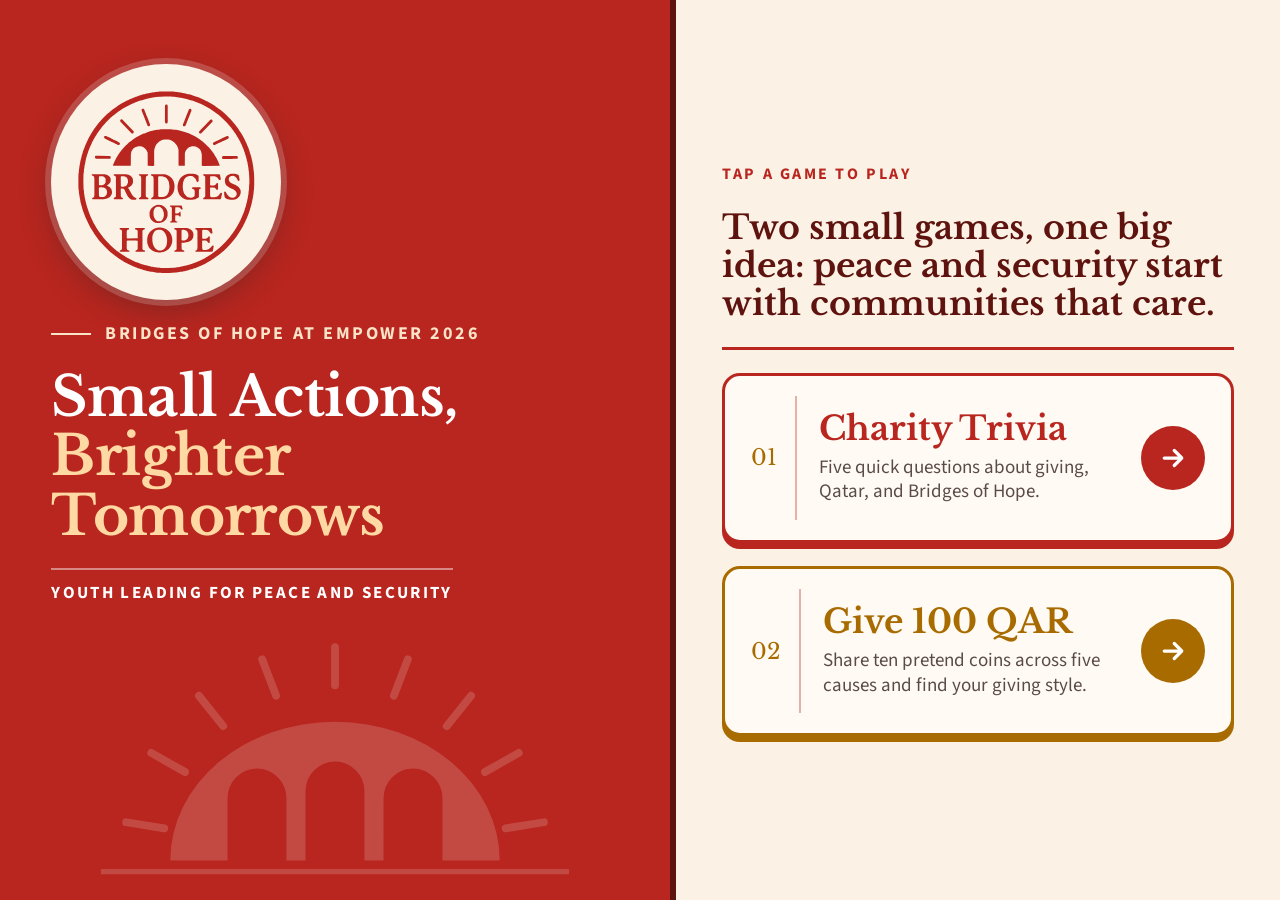
<file: index.html>
<!doctype html>
<html lang="en">
<head>
  <meta charset="utf-8">
  <meta name="viewport" content="width=device-width, initial-scale=1, maximum-scale=1, user-scalable=no, viewport-fit=cover">
  <title>Bridges of Hope at EMPOWER 2026</title>
  <meta name="description" content="Small Actions, Brighter Tomorrows. Charity Trivia and Give 100 QAR from Bridges of Hope.">
  <meta name="theme-color" content="#B8261F">
  <meta name="mobile-web-app-capable" content="yes">
  <meta name="apple-mobile-web-app-capable" content="yes">
  <meta name="apple-mobile-web-app-status-bar-style" content="black-translucent">
  <meta name="apple-mobile-web-app-title" content="Bridges of Hope">
  <link rel="manifest" href="manifest.webmanifest">
  <link rel="icon" type="image/png" href="assets/icon-192.png">
  <link rel="apple-touch-icon" href="assets/icon-180.png">
  <link rel="preconnect" href="https://fonts.googleapis.com">
  <link rel="preconnect" href="https://fonts.gstatic.com" crossorigin>
  <link rel="stylesheet" href="https://fonts.googleapis.com/css2?family=Libre+Baskerville:wght@700&family=Source+Sans+3:wght@400;600;700&display=swap">
  <link rel="stylesheet" href="css/style.css">
</head>
<body class="is-home">
  <main class="home">
    <section class="hero">
      <div class="logo-disc"><svg xmlns="http://www.w3.org/2000/svg" viewBox="117 89 790 815" role="img" aria-label="Bridges of Hope logo" width="100%" height="100%"><path fill="#B8261F" fill-rule="evenodd" d="M638 692.5 L636.75 693.75 L636.25 695.25 L636.75 697.75 L638 699 L642 700.25 L643.75 701.75 L644.75 704 L645.25 707.25 L645.5 775.25 L644.5 783.25 L642.5 786.25 L637 789.75 L636.5 790.75 L636.75 793.5 L638.25 794.5 L705.75 794.25 L710 793.25 L711.5 790 L711.25 787.75 L713.25 781.25 L713.25 778.5 L715 771.25 L715 769.25 L713.75 768 L712 767.75 L708.25 768.5 L704 774.25 L694.25 782.75 L692.5 783.75 L689.5 784.25 L686.5 785.5 L679.25 786.5 L670.25 786.25 L667.75 785 L666.5 783.5 L665.5 778 L665.5 748.25 L666.25 747 L667.5 746.5 L679.5 746.5 L683.75 747.5 L686.75 749 L691.75 755.25 L694.25 756.75 L695.75 756.5 L697.5 755.25 L698 752.25 L698 730.25 L697.5 729 L696.25 728 L694.25 728 L693.5 728.5 L690.75 732.5 L687.5 735.75 L683.25 737.5 L681 738 L667.5 738 L665.75 736.75 L665.5 703.25 L667.25 701 L670.25 700.25 L686.5 701.5 L691.75 703.5 L694.25 705.25 L702.5 715.5 L707.5 716 L709.25 714.5 L709.5 710.5 L707.25 697.5 L705.5 693.75 L703.75 692.5 Z M548 692.5 L546 694.75 L547 698 L548.5 699.25 L553 700.25 L555 702.25 L556.25 705 L556.25 782 L555 784.75 L553.25 786.5 L548.25 788.75 L546.5 791.25 L546.5 793.5 L547.5 794.25 L558 794.5 L587.75 794.25 L588.75 793.75 L589.25 792.5 L588.75 790 L587.25 788.75 L580 786 L578.5 784.5 L577.75 782.75 L577.25 756.75 L578.75 755.5 L588.75 755.5 L591.75 754.5 L598.5 754 L604 752.25 L607.5 751.75 L612.75 749 L619.25 744.5 L623.75 739.75 L624.75 736.5 L626.25 735 L627.75 729.25 L628.25 719.75 L627.25 713.75 L623.5 705.25 L616 698.5 L608 694.5 L599.5 692.5 Z M580.75 700.5 L587.5 700.5 L597 703.25 L602.5 708.25 L605.75 715.75 L606.5 720.75 L606.5 727.75 L604.25 735.75 L603 737.75 L598.75 742 L594.5 744.25 L590.25 745.5 L586 746 L579.75 745.75 L578.25 745.25 L577.25 743.75 L577.25 702.75 L578.5 701.5 Z M312.75 693.5 L312.25 694.5 L312.5 697.75 L314.25 699.25 L318.75 700 L321 702.5 L322.25 705.5 L322.25 782 L321.25 784.25 L319 786.5 L313.75 788.75 L312.75 789.75 L312.5 792.25 L313 793.5 L316.25 794.5 L353.25 794.25 L354.25 793.5 L354.75 792.5 L354.25 790.25 L351.75 788.25 L348 787.25 L344 784.25 L343 781.5 L342.5 773.75 L342.75 748.25 L343.75 747 L346.5 746.25 L381.5 746.25 L388.5 746.75 L389.75 748.5 L389.5 782.25 L388.25 784.75 L386.5 786.5 L380.25 789.5 L379.75 790.5 L380 793.5 L381.75 794.5 L418.5 794.5 L420.75 793.5 L421.25 792.5 L421 789.25 L420.25 788.5 L416.5 787.75 L413.25 786.25 L410.5 783.5 L410 782.25 L410 704.75 L411.5 702.25 L413.75 700.25 L415.25 699.5 L418 699.25 L419.25 698.25 L420 696.75 L420 694.75 L418.75 692.75 L417.25 692.25 L380 692.5 L378.75 693.75 L378.5 696.75 L379 698 L381 699.5 L384 699.5 L385.5 700.25 L388 702.5 L389.5 705 L389.75 734.75 L389.25 736 L388.25 736.75 L346.25 737 L344.25 736.75 L343 735.75 L342.5 713.25 L343.25 704 L345.75 700.5 L348 699.5 L350 699.5 L352 698 L352.5 695 L351.5 692.75 L347.25 692.25 L317 692.25 L313.75 692.75 Z M480.75 690.5 L472.75 691.5 L466.75 693.5 L464.5 693.75 L454.5 698.75 L445 706.25 L439.25 713 L434.5 721.25 L432.5 726.75 L431.5 732.5 L430.25 736.25 L430.25 753.75 L432.25 763.5 L436.75 773.5 L441.25 779.75 L445 783.75 L446.75 784.5 L448.5 786.75 L455.75 791 L466 795.25 L475 796.5 L476.75 797.25 L488.25 797.25 L491.25 796.25 L499.5 795.25 L509.25 791.25 L513.25 789 L521 783.25 L525.75 778.25 L530.25 771.75 L535.25 760.75 L537.5 750.75 L537.5 737.25 L536.5 734.5 L535.25 727.25 L531 717.25 L525.25 708.75 L520.25 703.75 L510.75 697 L504.5 694.25 L495.25 691.75 L490.75 691.5 L488 690.75 Z M477.5 699.5 L485 699.5 L489 700.25 L495.25 703 L500 706.5 L506.25 713.75 L510.25 721.25 L513.5 731 L515.5 743.25 L515.25 753.5 L514.5 755.5 L514.25 760.5 L511.5 770.5 L506.5 778.5 L502 783 L496 786.5 L490.5 788.25 L479.5 788.25 L476.75 787.5 L468.5 783.25 L464.5 779.25 L461.75 775.5 L456.5 766.75 L455.5 762.5 L454 759.25 L453.5 753.5 L452.5 750.5 L452 732.5 L454 721.75 L456 716.75 L460.75 709 L464.5 704.5 L471 701.5 Z M529 596 L528 597 L528.25 600 L529.25 601 L533 602.25 L534.75 604.25 L535.75 606.5 L535.5 660.5 L534.5 662.25 L532 664 L529.75 664.75 L528.5 666.25 L528.5 668 L529.25 669 L554 669.25 L558.5 668.5 L559.5 666.5 L559.25 665 L558 664.25 L556.25 664.25 L553.25 663.25 L551.75 662 L550.5 659.75 L550 656.75 L550.5 638.5 L551.75 637.5 L562.5 637.5 L565.25 639 L569 643.75 L571.25 644 L572.25 643.5 L573.25 641.5 L573.5 639.25 L573 623.25 L571.75 622.5 L569.75 623 L567.75 625 L567 627 L563.5 629.5 L561.5 629.5 L559.75 630.25 L551.5 630 L550 627.5 L550.5 604.75 L551.75 603.75 L554 603.25 L563.25 603.5 L566.75 604.25 L570.5 606.25 L572.25 608 L574.75 612.5 L577.5 613.5 L580.5 613.5 L581.75 612.5 L582 611.5 L579 599 L577 596.25 L573.75 595.75 Z M470 594.25 L466 596.25 L463.5 596.75 L457.25 600 L447.75 608.5 L443.75 615.75 L440.25 625.25 L440.5 641 L442.75 648.25 L445.75 654.5 L448.5 658 L455.5 664.25 L465 669.5 L468.75 670 L473.5 671.5 L483.5 671.5 L486.75 670.25 L492 669.25 L501.25 664.75 L506.25 660.5 L511.5 655 L516 645 L517.5 639.75 L517.5 624 L515.25 617.25 L510.75 608.5 L504.75 602.5 L494.75 596.25 L489.5 594.5 L485.25 593.75 L477.75 593.5 Z M472.5 601.5 L482.75 601.5 L485.25 602.5 L489.75 605.5 L495.25 611.5 L497.5 615.75 L500.5 624.25 L501.5 630.75 L501.75 638.75 L500.25 647 L496.75 655.25 L494.25 658.5 L489.75 662 L485.75 664 L476.25 664 L470.25 661.25 L464.25 655.5 L460.5 648 L458.25 642 L457.25 634 L457.25 624.25 L458.5 616.25 L462 609 L464 606.75 L468.75 603 Z M670.75 462.75 L669.5 464.25 L669.75 466 L672.75 469.25 L676.75 470.5 L678 471.75 L678.5 473.25 L678.75 552.5 L678 558.75 L676.75 560.25 L670.5 564.25 L670 565.25 L670.5 569 L671.25 569.5 L743.25 569.5 L744.5 569 L747.25 562.25 L748.25 555.5 L750.5 547.25 L750.25 544.25 L747.25 542 L746 541.75 L742.75 543.75 L740 547.75 L734.5 554 L730 557.25 L724.5 559.75 L716.25 561 L705.5 561 L702 559.5 L701 558.5 L699.5 552.75 L699.5 521 L700.5 519.5 L713.25 519.25 L718.25 519.75 L721 521.25 L726 527.5 L729.25 529 L732.25 528.5 L733 527.25 L733.5 524 L733.5 503.25 L732.75 501 L731.75 500 L729.75 499.75 L728.25 500.25 L726.75 501.5 L723.5 506.5 L718.75 509.75 L715.25 510.25 L701.5 510.25 L700.5 509.5 L699.5 507.25 L699.75 471.75 L701.25 470.5 L712.75 470.5 L719.5 471.25 L726.75 473.75 L732.25 478.5 L736.75 485.75 L741.5 487 L744.75 485.5 L745.25 484.25 L745.25 481.25 L744.25 478 L743.25 470.75 L741 463.75 L737.75 462 L672.25 462 Z M447.75 462.5 L446.25 464.5 L447.25 467.25 L450 469.25 L454.5 470.75 L456.25 473 L456.5 475.75 L457.5 478.25 L457.75 492.75 L457.5 552.5 L456 559 L454.75 560.25 L449.5 562.5 L447.75 564 L447.25 566 L448 569 L448.75 569.5 L494.75 569.5 L509.5 567 L514.5 565.5 L526.25 559.25 L534.5 551.75 L541.25 542.25 L545.25 531.75 L547 521.5 L547.25 508.75 L545 497.75 L543.25 492.5 L540 486.25 L538 483.75 L536.75 480.75 L529.75 473.75 L522.25 469 L512.75 464.75 L504.5 462.75 L495.5 462 L449 462 Z M480 471.5 L493.25 471.5 L498.5 472.25 L500.25 473.25 L505 474.5 L510.75 477.75 L514.5 481 L518.75 486.75 L521.25 491.75 L523.25 497.75 L525.25 511 L525.25 521.5 L523.25 533.75 L521.25 540.25 L516.75 548.75 L511.5 554 L505.25 557.25 L498.5 559.75 L493.5 560.25 L481.25 560 L479 558.5 L477.5 554 L477.25 474 L478.25 472.5 Z M395.75 462.5 L394.5 464 L395 466.5 L396.5 468 L400.5 469.25 L402.5 471.25 L404.5 477.5 L404.25 555.25 L403.5 558.75 L395.75 563.75 L394.75 565.75 L394.75 568.5 L397 569.5 L431 569.5 L434.25 569 L435.5 567.5 L435.25 564.5 L434.5 563.75 L427.75 561.25 L425.75 559.5 L424.5 555.75 L424 551.25 L424.5 477 L425.5 472.75 L426.5 471 L428.25 469.5 L432.5 467.5 L433.75 466.25 L434 463.75 L432.75 462.5 L431.25 462 L397.5 462 Z M288.25 462.25 L286.5 465 L287 466.5 L290.5 469.25 L294 470.75 L295.5 472.5 L296.25 475.5 L296.5 543.75 L296 558.25 L294.75 560 L292.75 561.25 L288.25 563 L287 565.5 L287.5 568.5 L289.25 569.5 L323.75 569.25 L326 568 L326.5 565.75 L325.75 564.25 L321 562 L318.25 559.25 L317.5 557.75 L317 525 L318.25 523.75 L320.75 523.5 L329.25 524.5 L332.5 527.5 L335.75 533.75 L339.5 543 L346.75 556.5 L348.75 559.5 L351 561.25 L352.25 563.5 L357.5 568 L365.25 571.5 L375.75 572 L380 571.25 L382.75 570 L384.25 567.25 L384 565.25 L382.25 564 L375.5 561.25 L372.5 559.25 L369.5 555.75 L363.5 546.5 L351.5 524.5 L348.25 521 L349.25 519.5 L354.25 517.5 L361.75 512 L367.5 504 L369.75 494 L369.5 487.75 L367.5 479 L363.5 473 L357 467.75 L350.5 464.5 L344 463.5 L341 462.5 L333.25 462 Z M318.75 471.5 L329.5 471.25 L335 472 L340.25 474.5 L345.5 480.25 L347.5 487.5 L348.25 498 L346.5 501.25 L345.25 505.5 L340.75 511.5 L337 513.75 L328 515.75 L320 515.75 L318.75 515.25 L317.5 513.5 L317 475.25 L317.5 473 Z M193.5 462.5 L192.5 464.5 L194.75 468 L196.5 469.25 L200 470.25 L202 472.25 L203.5 475.5 L203.5 478.25 L204.25 480.5 L204.25 551.5 L203 559 L201.5 560.5 L195.75 564 L194.75 566 L194.75 568.75 L196 569.5 L244.75 569.25 L248.75 568 L254.5 567.5 L260.75 565.25 L270.5 559.5 L276 552.25 L279.5 543.25 L279.5 537 L278 528.75 L275.75 524.5 L270.5 518.25 L265.5 515 L258.75 512 L258 511.25 L258 510.25 L265.25 505.75 L271.25 499.25 L271.75 497 L273.25 495 L274 489.25 L274 482.5 L271.5 475.5 L267.25 471 L261.5 466.75 L256.75 464.25 L251.5 463.75 L248.25 462.5 L242 462 L197 462 Z M225.25 518.75 L232.75 518.5 L243.5 519.5 L250.75 522.5 L255.75 528 L258.25 535.5 L258.25 542.5 L255.5 551.5 L250.25 556.75 L244.75 559.5 L240.5 560.25 L229.25 560.25 L226.75 559.25 L224.75 557 L223.75 552.75 L223.5 522 L223.75 520.25 Z M225.25 471.25 L228.75 470.5 L235.25 470.5 L237.5 471.25 L241 471.25 L246 473.75 L251.5 480 L252.25 483.5 L252.25 496.25 L251.75 498 L249 502.75 L246.25 505.5 L241.25 508.5 L236.5 509.5 L229.25 509.75 L225.5 509.5 L223.75 507.5 L223.5 477.25 L223.75 473 Z M806.5 460.5 L800.5 460 L789 460.5 L784.75 461.5 L783.5 462.5 L777.75 464.25 L773.75 467 L768.25 472.5 L764.5 479.75 L763.5 483.5 L762.75 490 L763.5 498.25 L765.75 504.75 L769.25 510.25 L772.5 513.25 L778.5 517.5 L785.25 521.25 L800.25 528 L804 530.5 L809.25 535.5 L812.5 541.25 L813.5 546.75 L813.25 549.25 L811 554.75 L806.5 559.75 L802 562 L797 563.25 L792.75 563.25 L785.25 561 L780.5 557.5 L774.25 551.25 L768.5 542.75 L767.25 539 L765.5 537 L762.25 536.5 L760 538 L759.5 539.25 L759.75 547.75 L761.5 559.25 L763.25 563 L769.5 567.25 L775.5 569.5 L785.75 572 L799.5 572 L809.5 569.25 L815.25 566 L823.25 558.75 L827.25 552.25 L830 544.75 L830.5 539.75 L830.25 532.5 L829.25 528.75 L824.75 520.75 L820.25 516 L815.5 512.25 L811.75 510.75 L809 508.75 L800.5 505.5 L799 504.25 L791.25 500.75 L784.75 496.5 L783 494.5 L779.5 487.25 L779.5 482.25 L780.25 478.25 L782.5 474.25 L784.75 471.75 L790.5 469.5 L798.5 469 L803.5 470.5 L808.75 474 L811.75 477.25 L814.75 481.75 L818.25 489 L820.75 491.25 L823.75 490.5 L825.5 488 L825.5 482.5 L824.25 479 L823.5 470.5 L822.5 467.25 L819 464.5 L816.75 464 L814.5 462.5 L808.75 461.5 Z M643 464.25 L641 464 L638.25 462.5 L627 460.25 L608.75 460.25 L600.75 461.5 L598.75 462.5 L592 464.25 L585.75 467.5 L576.75 474 L570.5 481.25 L564.5 493.25 L561.5 503.75 L560.25 510.75 L560.25 527 L561.25 529 L561.5 532.5 L562.75 537.25 L564 539.75 L564.5 543 L569.75 552.5 L577 560.25 L583.5 565 L592.5 569.25 L597.5 570.25 L600.75 571.5 L622.25 572 L636.25 569.25 L646 564.5 L651.5 560.5 L651.75 529.5 L653 526.75 L658 524.75 L659.25 523.5 L659.5 521 L658.25 519 L655.25 518.25 L625 518.25 L622.5 520 L622 522.5 L622.75 524 L629.75 526.75 L632.25 529.5 L633.75 536.25 L633.5 552.75 L632.25 556.5 L630.25 559.25 L623.5 562.25 L618.5 562.75 L609.75 562.25 L604.25 560.5 L598.25 556.25 L591.75 549.5 L587.75 543.25 L585.5 536.75 L583.25 527.5 L583.25 524 L582.5 521 L582.5 507.5 L583.25 504.75 L584 496.5 L588.5 485 L591.5 480.25 L596.25 475.5 L605.5 470.5 L610.75 469.5 L617.75 469.5 L622.5 470.25 L627.75 472.75 L636.25 480.75 L637 482.75 L639.5 486.25 L640.75 490.5 L643 494 L645.25 495.5 L646.75 495.5 L648.75 494.5 L650.25 490.25 L650.25 471 L649.5 468.75 L648.25 467.5 Z M818.25 389.25 L816.25 385.5 L814.5 384.25 L758.75 384.25 L755.25 384.75 L753 385.75 L750.75 388.75 L750.25 392.75 L752 395.75 L756.75 397.5 L792.5 397.25 L800.25 396.5 L814 396.5 L815.75 395.75 L818.25 392.5 Z M206.25 388.5 L206.5 391 L209 395 L215 395.75 L267.75 396.5 L271 396.25 L273.5 393.75 L274.5 391.5 L274.25 388.25 L271.5 384.5 L265.75 384 L222.75 383.25 L209.75 383.5 L207.5 385.25 Z M779.25 302.5 L778.25 301 L774.75 298.75 L772 298.75 L758 305.5 L752.75 307.5 L749.5 309.5 L731.75 317.75 L729.25 319.5 L726.5 320.25 L715.75 325.5 L712.75 328 L712 329.5 L712 334.5 L713.75 336.5 L717 337.5 L719 337.5 L721.25 336 L723.75 335.5 L732 331 L751.5 322 L753.25 320.5 L756.25 319.75 L776.25 310 L779.25 307.25 Z M246.25 301.25 L245.75 305.25 L247.5 308.5 L256.25 313.5 L259.5 314.5 L269 319.75 L270.5 320 L278.5 324.25 L289.5 329 L293 331.5 L298 333.25 L300.5 335 L305.5 337.25 L310 337 L313 334.5 L313.5 330 L313.25 328.75 L312 327.25 L297.75 319.5 L289 315.75 L287 314.25 L277 309.75 L266.75 304.25 L263.5 303.25 L254 298.25 L249.5 298.25 L248 299 Z M284 423.25 L284 425.5 L285.5 426.5 L359 426.25 L360 424.25 L360.5 375.5 L361.5 372.75 L361.5 370.5 L362.5 366.5 L364.5 361.75 L369.25 354.5 L372.5 351.25 L379 346.75 L385 344.25 L390 343.5 L392.75 342.5 L401 342.5 L407.75 344 L414 346.75 L421 351.75 L424.75 356 L428 360.75 L430.5 366.75 L431.75 368.5 L432.25 373.25 L432.5 425.75 L433.5 426.5 L452.5 426.75 L459.5 426.25 L460.25 425.5 L460 364.25 L461.5 353 L465.25 342.25 L468.5 336.5 L473 331 L478.5 325.5 L485 320.5 L497 315 L504.5 313.5 L515 313.25 L519.5 313.5 L527.75 315.25 L539.5 320.75 L545.5 325.5 L556 336.75 L559.5 343.5 L563.5 354 L564.25 359.75 L564.5 425.25 L565.75 426.5 L590.5 426.5 L591.25 426 L591.5 373.75 L592.25 368.25 L593.25 367 L595.75 360.75 L602.5 352 L604.75 350.75 L608.75 347.25 L615.25 344.25 L622.25 342.5 L632 342.5 L633.75 343.25 L638.5 343.75 L641 345.5 L644.25 346.5 L652 352.25 L656.5 357 L660.5 364.25 L663.25 374.25 L664 380.5 L663.75 420.5 L664 425 L664.5 426 L670.25 426.75 L739 426.5 L740.25 425.5 L740.25 422.75 L736.25 414.5 L735.5 411.25 L725.5 390.75 L720.25 383 L717.75 378 L708.75 365 L693 346.25 L689.75 343.5 L682.75 336 L666.25 321.25 L660 317.25 L654.5 312.75 L638.25 302.25 L627.5 297 L623 294 L620.75 293.5 L610.5 288.5 L591 281.25 L576 277.25 L574.75 276.5 L571.5 276.25 L564.5 274.25 L557 273.25 L555.5 272.5 L545 271.75 L540 270.5 L528.75 269.75 L511.5 269.5 L488.75 270.25 L479 271.75 L471.25 272.25 L468.5 273.25 L459.5 274.5 L453 276.5 L446.25 277.75 L436.75 280.75 L435 281.75 L430.75 282.5 L418.75 287.5 L415 288.5 L401.75 294.5 L383.5 304.5 L369 314 L363 319 L353 326 L342.5 336 L340.5 337.25 L330.5 347.5 L320.25 359.5 L310.5 372.75 L306.5 379.25 L304.75 381 L303.5 384 L299.5 390 L288.5 412 L287.75 415 L286.5 416.75 Z M707 228.25 L703.25 227.75 L699.25 230.25 L692.5 237.5 L688.5 241 L687.5 243 L657.25 274 L652 281 L652 283.75 L654 287.25 L655.25 287.75 L660.25 287.75 L661.75 287 L708.5 239.25 L710.25 236 L710.25 233 L708.5 229.75 Z M317.25 228.5 L314.75 231.75 L314.5 234.75 L316.75 238.5 L319.25 240.5 L321 243.5 L363 287 L364.75 287.75 L369.5 287.5 L372 284.5 L373 281.25 L372 278.75 L367 272.75 L324.75 228.75 L322.5 227.5 L320.75 227.25 Z M616.25 182.25 L612 182.25 L611 182.75 L608 186.5 L606.75 191 L596.5 215.75 L595.75 218.75 L592.25 225.75 L591.5 229.25 L590.5 230.75 L589.5 234.5 L583.5 248.75 L583.5 254.5 L585.5 256.75 L588.25 257.5 L590.75 257.5 L593.25 255.75 L597.25 247.25 L601.25 236.25 L615.5 201.5 L616.25 198.25 L619.25 192.25 L619.75 190.25 L619.5 186.25 L618.25 183.75 Z M409.25 182.25 L406.75 184.5 L406.5 191 L410.25 199 L412.5 206.25 L414.25 209.25 L416.25 215.75 L418 218.75 L420.5 226.25 L432 254.5 L434.5 256.75 L438 257.25 L441.5 255.25 L442.5 252.25 L442.25 247.75 L440.25 243.75 L439.5 240.5 L438.25 238.5 L433.5 225.25 L432 222.75 L431.5 219.75 L426.25 208.5 L423.25 199 L421.25 195.5 L418 186.5 L416 183 L414.75 182 Z M511.75 164 L508.75 165.5 L506.25 169 L506.25 239.25 L508 243.25 L509.25 244.5 L511.25 245.25 L514.25 245.25 L516.75 243.5 L518.25 239.25 L518 169 L516.25 165.5 L514.5 164.25 Z M482.25 108.5 L478.5 109.75 L464.25 110.5 L461.5 111.5 L450 112.5 L447.75 113.5 L440 114.5 L436.5 115.75 L429.75 116.5 L428.25 117.25 L421.75 118.5 L419 119.75 L413.5 120.5 L411.5 121.5 L401 124.25 L398.5 125.5 L396.25 125.75 L392.25 127.5 L388.25 128.25 L384.25 130.25 L382 130.5 L361.5 139.25 L357.5 140.5 L354.5 142.25 L353 142.5 L350.5 144.25 L344.25 146.75 L318.25 161 L306.25 168.5 L296.75 175.25 L294.5 176.25 L290.75 179.5 L288.5 180.75 L287 182.5 L283.25 184.75 L280.25 187.5 L272.75 192.75 L270.25 195.5 L261.25 202.75 L245.75 217.5 L230.75 233.5 L228 237.25 L224.75 240.25 L223.5 242.5 L219 247.5 L202.25 270 L192.75 284.75 L191.5 287.75 L188.5 291.75 L185.25 298.25 L182.5 302.25 L176.25 314.25 L175 318.25 L172.75 322 L166.5 335.75 L155.25 365.5 L153.5 372.75 L149.5 384.5 L149.25 387.5 L146.5 396.75 L145.5 402.75 L144.25 406 L143.5 413.25 L142.25 416.75 L141.5 423.5 L140.25 427.5 L139.5 436.25 L138.5 440.5 L137.75 452.25 L136.25 461 L135.75 473.75 L135.75 511.25 L136.25 526 L137.25 529.5 L138.25 543 L140.5 555.25 L140.5 558.25 L141.5 560.5 L141.75 565.25 L143.5 571.75 L144.5 579.75 L148.5 595.5 L151.5 604.5 L152.5 610 L156.5 622.25 L159.5 629.25 L162.5 638.25 L164 640.75 L165.75 646.5 L176 668.25 L176.5 670.5 L178.5 673 L187.5 691 L190.25 694.5 L193.75 701.5 L201.5 713.25 L202 714.75 L224.5 745.75 L249.25 773.25 L271 793.75 L293 811.75 L310.5 824 L319.5 829.5 L321.25 831.25 L323.5 832 L330.25 836.5 L358.5 851.25 L361.75 852.25 L365 854.25 L370 856 L372 857.25 L378.75 859.5 L381.75 861.25 L385.25 862 L387.75 863.5 L391.25 864.25 L405.75 869.5 L414.25 871.75 L418.25 873.5 L423.75 874.25 L425.75 875.25 L430.75 876 L434.5 877.25 L436.75 877.25 L444.75 879.5 L451.75 880 L456 881.25 L463.5 882 L471 883.5 L487.25 884.25 L494 885.25 L527.25 885.5 L536 884.25 L554.75 883.25 L560.5 882 L568.25 881.25 L571.25 880.25 L579 879.5 L587.75 877.25 L590.25 877.25 L593 876 L598.25 875.25 L600.5 874.25 L606.5 873.5 L609 872.25 L617.75 869.5 L622.75 868.5 L628 866.25 L638 863.25 L646.25 859.25 L658 854.75 L678.5 845 L694.5 836.25 L700 832.5 L703 831.25 L704.75 829.5 L713.75 824.25 L741.75 803.75 L745 800.25 L747.5 799 L749.75 796.5 L757.25 790.5 L772.5 776 L784.75 763.25 L796.5 749 L799.25 746.5 L812.75 728.75 L832 699 L840.75 683.5 L843.25 677.75 L847.25 671.5 L848.25 668 L852 660.75 L853.25 657 L858.25 646.5 L860 641 L861.5 638.5 L869.25 617 L877.25 589 L877.25 587 L879.25 580.25 L880.25 572.75 L882.25 565 L882.25 562 L883.5 558.75 L883.5 555.25 L885.25 546 L886.5 530.5 L887.5 526.25 L887.75 513.5 L888.25 511.25 L888.25 480 L887.5 459.75 L883.25 424.5 L882 420 L881.5 413 L880.25 409.75 L879.25 402.75 L878.25 400.25 L877.5 395 L875.5 389 L875.25 386.5 L870.25 371.5 L868.25 363.5 L863.25 349.25 L859.25 340.5 L855.5 330.5 L848.5 316.5 L847.5 313.5 L833.5 288.5 L832 287 L829.75 282.25 L827.75 280 L818.5 265.75 L805.25 248.25 L788 228 L768.75 208.75 L756.25 197.25 L754 196 L750.5 192.25 L746.5 189.75 L743.25 186.5 L733 179.5 L729.5 176.5 L724 173.25 L721.25 170.75 L705.25 160.75 L690 152.5 L687 150.25 L684.25 149.5 L677 145.5 L672.25 143.75 L671 142.5 L667.5 141.5 L662 138.5 L657.5 137.25 L655 135.5 L642.5 130.75 L639.5 130.25 L635.75 128.25 L625.5 125.5 L617.5 122.5 L610.5 120.5 L604.25 119.5 L602.5 118.5 L597 117.5 L594.5 116.5 L588 115.75 L583 114.25 L577.25 113.75 L574 112.5 L562.75 111.5 L559.5 110.5 L545.5 109.75 L543 108.5 L528.25 108.25 L525.5 107.75 Z M505.5 129.5 L530 129.75 L541.75 131.25 L548.5 131.25 L551.25 132 L558 132.5 L560.25 133.25 L565.5 133.5 L572.75 135.25 L581 136.25 L583.5 137.25 L599 140.25 L602 141.5 L606.25 142 L608.75 143.5 L613.25 144.25 L615.25 145.25 L626.25 148.25 L638.5 153.25 L642.75 154.25 L649.5 157.5 L658.75 161 L671.75 167.25 L685.5 174.5 L692.75 179.25 L699 182.5 L718.75 195.5 L733.5 207 L735.5 208 L738.75 211.5 L742.75 214.25 L745.75 217.5 L748.5 219.25 L768.25 239.25 L771.5 242 L779.5 251.5 L782.75 254.5 L784.75 257.75 L787.5 260.5 L791.25 266 L799.25 275.75 L800.5 278.25 L802.25 280 L803.5 282.5 L808.5 289 L811 293.75 L813.75 297.25 L816.5 303 L818.25 305 L827.25 321.25 L836.5 340.75 L838.25 346 L841.5 352.25 L846.5 367.25 L847.75 369 L848.25 373 L850.25 377.75 L851.25 382.5 L853.5 388.5 L854.5 393.75 L855.75 396.75 L856.5 402 L859.75 413.25 L860.25 419.75 L861.5 423.5 L862.25 430.25 L863.5 434.25 L864.25 446.25 L865.5 450.75 L867.5 483.75 L867.5 501.25 L866.25 513 L866 526.75 L864.25 537.5 L863.5 548.25 L862.5 551.75 L861.75 558.75 L860.5 562.5 L860.5 565 L858.5 573 L858 578 L856.5 581.75 L855.25 588 L854.25 590 L853.5 595 L849.75 607 L848.25 610.25 L847.5 614.75 L843.5 626 L834.75 646.5 L834.25 648.75 L832.25 651.75 L831.5 655 L829.75 657.5 L829.5 659 L825.5 666.25 L823.75 670.75 L821.75 673.25 L814.75 686.5 L813.5 687.75 L811.5 691.75 L808.5 695.75 L803 705 L800.5 707.75 L798.5 711.5 L792.5 719.75 L788.5 724.5 L787.25 726.75 L784.5 729.5 L783.25 731.75 L768 749.25 L767.5 750.5 L764 753.25 L762.25 755.75 L752.5 765 L750.5 767.75 L742 774.5 L739.25 777.75 L737 779 L734 782.25 L730.25 784.75 L728.25 787 L714.5 797.5 L709.5 800.5 L707.5 802.5 L699 808.25 L688.75 814.25 L687.25 815.75 L684.5 816.75 L675 822.5 L655 832.5 L634 841.25 L624.5 844.5 L623 845.5 L612.75 848.25 L608.5 850.25 L605.25 850.5 L596.5 853.5 L562.25 860.25 L556.5 860.5 L554.25 861.25 L545.5 862.25 L519 864 L488.25 863.25 L485.25 862.5 L470.5 861.5 L466.25 860.25 L461.5 860.25 L456.5 859.5 L453.75 858.5 L448 858 L442.75 856.5 L436.5 855.5 L430.75 853.5 L424 852.25 L412.5 848.5 L407.75 847.5 L396.5 843.75 L392 841.5 L381 837.5 L365 830.25 L362 828.25 L354.5 825 L350.25 822.25 L347.75 821.5 L340 816.5 L337 815.5 L335.25 813.75 L322.5 806 L318.25 802.5 L313.25 799.75 L309 796 L304.5 793.5 L298 788.5 L295 785.25 L291.75 783.25 L274 767.25 L269 761.75 L257.5 750.75 L255.5 747.75 L243.75 735 L236.5 725 L233.75 722.25 L232.75 720.25 L222.5 706.75 L212 690.25 L205 677.5 L202.25 674 L200 668.5 L192.5 654.25 L191.5 650.75 L187.5 642.75 L183.25 631.25 L181.25 627.5 L177.25 614.75 L176 612.25 L175.5 608.75 L174 606.25 L173.5 603.25 L169.25 590.25 L163.5 564.75 L163.25 560.75 L162.25 559 L161.25 548.75 L160 543.5 L159.5 533.25 L158 526.75 L157 495.25 L157.5 466 L158.5 455 L159.25 452.5 L160 441.25 L161.25 435.75 L162.25 425 L163.25 422.5 L168.25 396.5 L178.25 364.25 L186.25 343.75 L191.25 334 L194.5 326 L203.75 308.5 L207.25 303.5 L210.25 297.25 L212.25 295 L215.5 289 L220.25 283 L225.25 275 L233.25 265.25 L234.75 262.5 L245.75 249.5 L248.25 247.25 L252.25 242 L274.5 220 L277.75 217.75 L282 213.5 L284.5 212 L288.5 208 L290.25 207.25 L296 202.25 L299.5 200.25 L301.75 198 L309 192.75 L312.75 190.75 L324.75 182.5 L331 179.25 L338.25 174.5 L357.25 164.5 L361.5 163.25 L368.25 159.5 L374.75 157.25 L380 154.5 L387 152.5 L397.5 148.25 L408.5 145.25 L410.5 144.25 L415 143.5 L417.25 142.25 L422.75 141.25 L428 139.5 L431.25 139.25 L433 138.25 L459.75 133.25 L463 133.25 L466 132.25 L483.25 131.25 L487.75 130.25 Z"/></svg></div>
      <p class="eyebrow">Bridges of Hope at EMPOWER 2026</p>
      <h1>Small Actions, <em>Brighter Tomorrows</em></h1>
      <p class="hero-theme">Youth Leading for Peace and Security</p>

      <svg class="hero-art" viewBox="0 0 600 300" aria-hidden="true" focusable="false">
        <g stroke="currentColor" stroke-width="9" stroke-linecap="round" fill="none">
          <line x1="103" y1="215" x2="59" y2="208"/>
          <line x1="127" y1="150" x2="88" y2="128"/>
          <line x1="171" y1="97" x2="143" y2="62"/>
          <line x1="232" y1="62" x2="216" y2="20"/>
          <line x1="300" y1="50" x2="300" y2="6"/>
          <line x1="368" y1="62" x2="384" y2="20"/>
          <line x1="429" y1="97" x2="457" y2="62"/>
          <line x1="473" y1="150" x2="512" y2="128"/>
          <line x1="497" y1="215" x2="541" y2="208"/>
        </g>
        <path fill="currentColor" fill-rule="evenodd" d="M110 252 A190 160 0 0 1 490 252 Z M176 252 V180 A34 34 0 0 1 244 180 V252 Z M266 252 V172 A34 34 0 0 1 334 172 V252 Z M356 252 V180 A34 34 0 0 1 424 180 V252 Z"/>
        <rect x="30" y="262" width="540" height="6" fill="currentColor"/>
      </svg>
    </section>

    <section class="choices">
      <p class="kicker">Tap a game to play</p>
      <h2>Two small games, one big idea: peace and security start with communities that care.</h2>
      <hr class="rule rule-strong">

      <a class="choice" href="trivia.html">
        <span class="num">01</span>
        <span>
          <strong>Charity Trivia</strong>
          <small>Five quick questions about giving, Qatar, and Bridges of Hope.</small>
        </span>
        <span class="go" aria-hidden="true"><svg viewBox="0 0 24 24" fill="none" stroke="currentColor" stroke-width="2.6" stroke-linecap="round" stroke-linejoin="round"><path d="M5 12h14M13 6l6 6-6 6"/></svg></span>
      </a>

      <a class="choice gold" href="give.html">
        <span class="num">02</span>
        <span>
          <strong>Give 100 QAR</strong>
          <small>Share ten pretend coins across five causes and find your giving style.</small>
        </span>
        <span class="go" aria-hidden="true"><svg viewBox="0 0 24 24" fill="none" stroke="currentColor" stroke-width="2.6" stroke-linecap="round" stroke-linejoin="round"><path d="M5 12h14M13 6l6 6-6 6"/></svg></span>
      </a>

    </section>
  </main>
  <script src="js/app.js"></script>
</body>
</html>
</file>
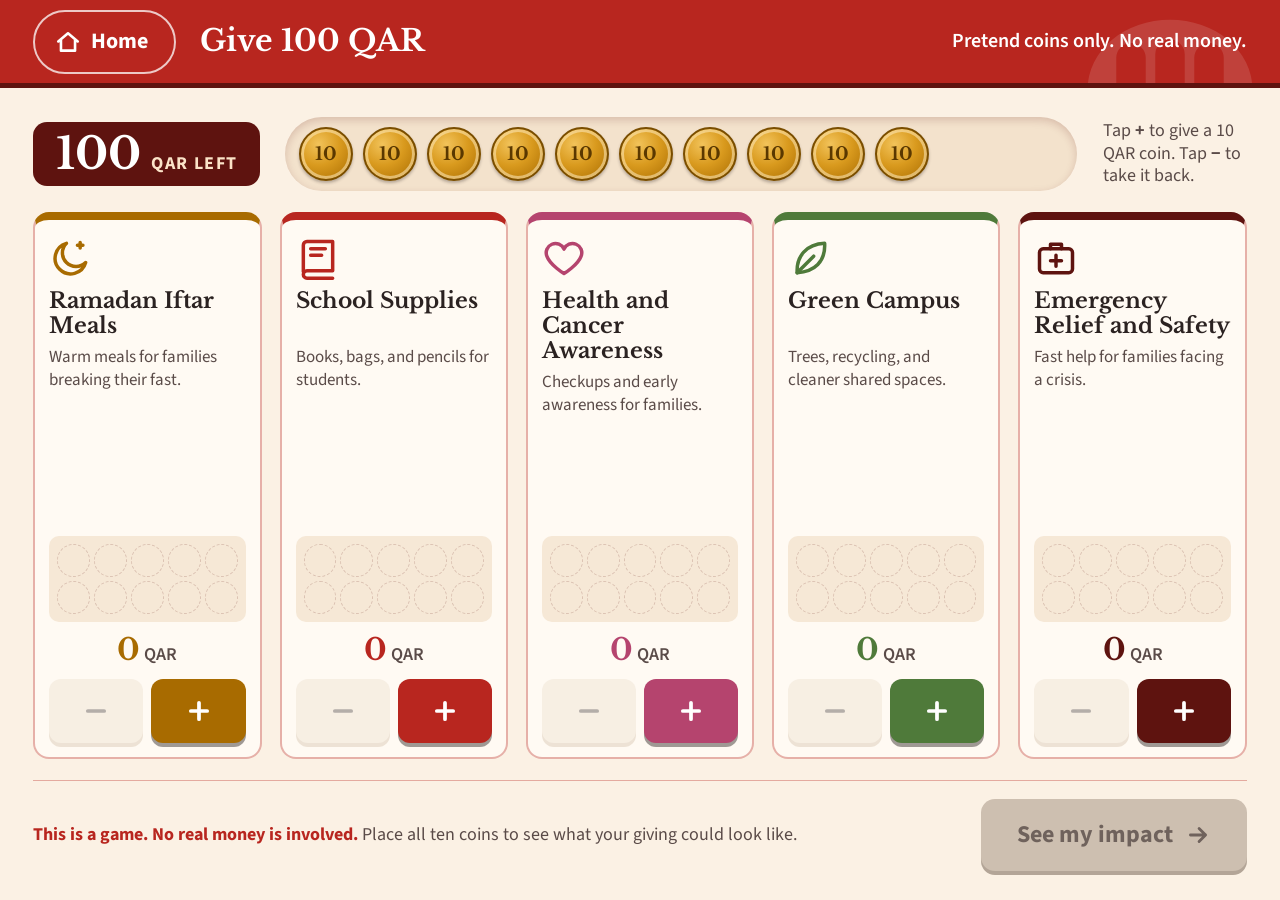
<file: give.html>
<!doctype html>
<html lang="en">
<head>
  <meta charset="utf-8">
  <meta name="viewport" content="width=device-width, initial-scale=1, maximum-scale=1, user-scalable=no, viewport-fit=cover">
  <title>Give 100 QAR | Bridges of Hope</title>
  <meta name="theme-color" content="#B8261F">
  <meta name="mobile-web-app-capable" content="yes">
  <meta name="apple-mobile-web-app-capable" content="yes">
  <meta name="apple-mobile-web-app-status-bar-style" content="black-translucent">
  <link rel="manifest" href="manifest.webmanifest">
  <link rel="icon" type="image/png" href="assets/icon-192.png">
  <link rel="apple-touch-icon" href="assets/icon-180.png">
  <link rel="preconnect" href="https://fonts.googleapis.com">
  <link rel="preconnect" href="https://fonts.gstatic.com" crossorigin>
  <link rel="stylesheet" href="https://fonts.googleapis.com/css2?family=Libre+Baskerville:wght@700&family=Source+Sans+3:wght@400;600;700&display=swap">
  <link rel="stylesheet" href="css/style.css">
</head>
<body>
  <div class="screen">
    <header class="bar">
      <a class="home-btn" href="index.html">
        <svg viewBox="0 0 24 24" fill="none" stroke="currentColor" stroke-width="2.4" stroke-linecap="round" stroke-linejoin="round" aria-hidden="true"><path d="M3 11.5 12 4l9 7.5M5.5 9.5V20h13V9.5"/></svg>
        Home
      </a>
      <h1>Give 100 QAR</h1>
      <div class="bar-meta">Pretend coins only. No real money.</div>
      <svg class="bar-arch" viewBox="0 0 600 300" aria-hidden="true"><path fill="#fff" fill-rule="evenodd" d="M110 300 A190 160 0 0 1 490 300 Z M176 300 V228 A34 34 0 0 1 244 228 V300 Z M266 300 V220 A34 34 0 0 1 334 220 V300 Z M356 300 V228 A34 34 0 0 1 424 228 V300 Z"/></svg>
    </header>

    <main class="stage">
      <section class="play" id="play">
        <div class="give-top">
          <div class="counter" aria-live="polite"><b id="left">100</b><small>QAR left</small></div>
          <div class="tray" id="tray" aria-label="Your coins"></div>
          <p class="howto">Tap <b>+</b> to give a 10 QAR coin. Tap <b>&minus;</b> to take it back.</p>
        </div>

        <div class="causes" id="causes"></div>

        <div class="give-foot">
          <p><strong>This is a game. No real money is involved.</strong> Place all ten coins to see what your giving could look like.</p>
          <button class="btn btn-gold" id="impact-btn" type="button" disabled>
            See my impact
            <svg viewBox="0 0 24 24" fill="none" stroke="currentColor" stroke-width="2.6" stroke-linecap="round" stroke-linejoin="round" aria-hidden="true"><path d="M5 12h14M13 6l6 6-6 6"/></svg>
          </button>
        </div>
      </section>

      <section class="impact" id="impact" hidden>
        <div class="donut-wrap">
          <svg class="donut" id="donut" viewBox="0 0 200 200" role="img" aria-label="Your 100 QAR split across causes"></svg>
          <ul class="legend" id="legend"></ul>
        </div>
        <div class="style-card">
          <p class="kicker">Your giving style</p>
          <h2 id="style-name"></h2>
          <p class="style-desc" id="style-desc"></p>
          <hr class="rule rule-strong">
          <div class="illus-head"><h3>How your choices build a safer, more peaceful community</h3><span class="tag">Illustrative only</span></div>
          <ul class="illus" id="illus"></ul>
          <p class="closing">Secure communities start with small actions like yours.</p>
          <div class="btn-row">
            <button class="btn" id="again-btn" type="button">
              <svg viewBox="0 0 24 24" fill="none" stroke="currentColor" stroke-width="2.6" stroke-linecap="round" stroke-linejoin="round" aria-hidden="true"><path d="M3 12a9 9 0 1 0 3-6.7M3 4v5h5"/></svg>
              Play again
            </button>
            <a class="btn btn-ghost" href="index.html">Home</a>
          </div>
        </div>
      </section>
    </main>
  </div>

  <script src="js/app.js"></script>
  <script src="js/give.js"></script>
</body>
</html>
</file>
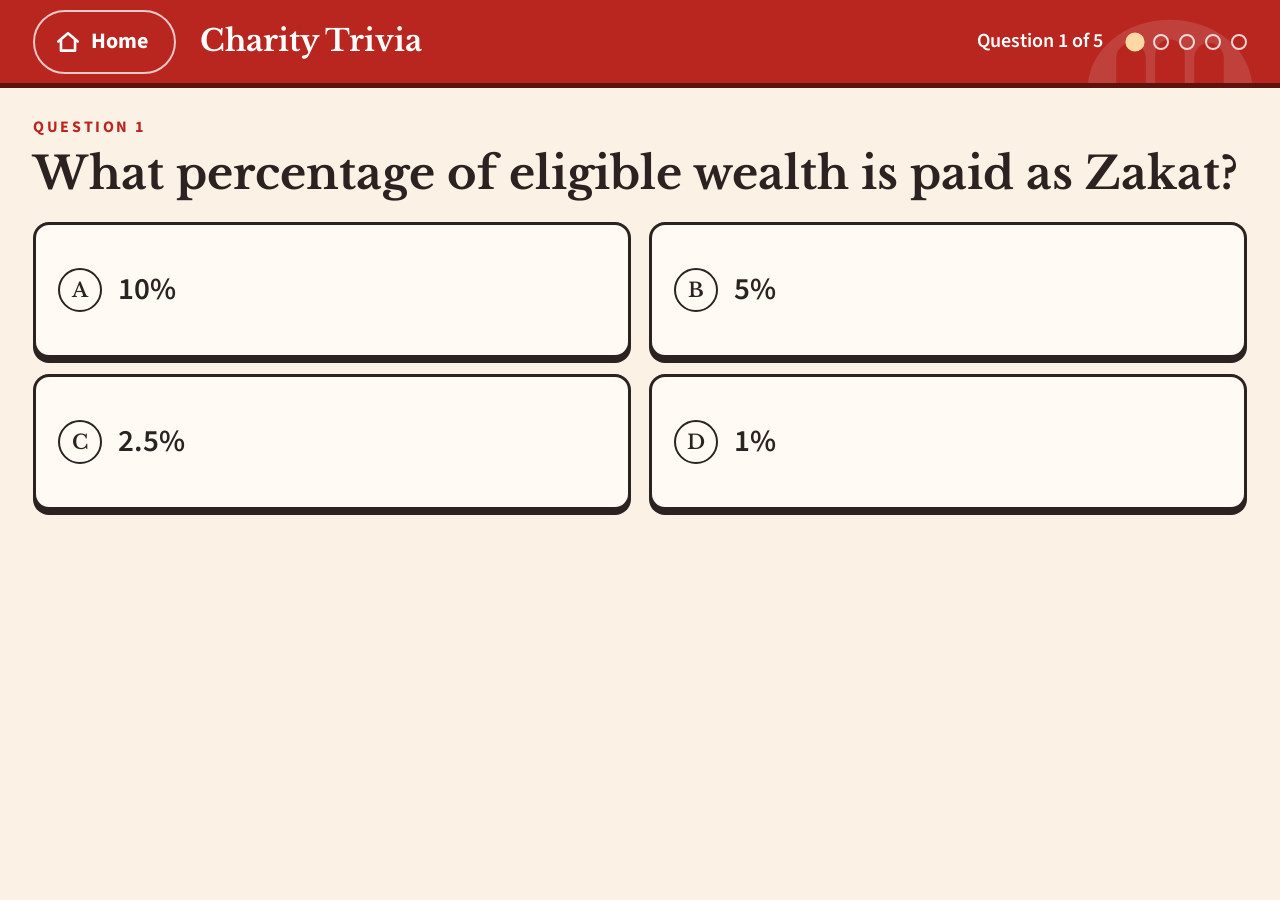
<file: trivia.html>
<!doctype html>
<html lang="en">
<head>
  <meta charset="utf-8">
  <meta name="viewport" content="width=device-width, initial-scale=1, maximum-scale=1, user-scalable=no, viewport-fit=cover">
  <title>Charity Trivia | Bridges of Hope</title>
  <meta name="theme-color" content="#B8261F">
  <meta name="mobile-web-app-capable" content="yes">
  <meta name="apple-mobile-web-app-capable" content="yes">
  <meta name="apple-mobile-web-app-status-bar-style" content="black-translucent">
  <link rel="manifest" href="manifest.webmanifest">
  <link rel="icon" type="image/png" href="assets/icon-192.png">
  <link rel="apple-touch-icon" href="assets/icon-180.png">
  <link rel="preconnect" href="https://fonts.googleapis.com">
  <link rel="preconnect" href="https://fonts.gstatic.com" crossorigin>
  <link rel="stylesheet" href="https://fonts.googleapis.com/css2?family=Libre+Baskerville:wght@700&family=Source+Sans+3:wght@400;600;700&display=swap">
  <link rel="stylesheet" href="css/style.css">
</head>
<body>
  <div class="screen">
    <header class="bar">
      <a class="home-btn" href="index.html">
        <svg viewBox="0 0 24 24" fill="none" stroke="currentColor" stroke-width="2.4" stroke-linecap="round" stroke-linejoin="round" aria-hidden="true"><path d="M3 11.5 12 4l9 7.5M5.5 9.5V20h13V9.5"/></svg>
        Home
      </a>
      <h1>Charity Trivia</h1>
      <div class="bar-meta" id="progress-text">Question 1 of 5</div>
      <div class="dots" id="dots" aria-hidden="true"></div>
      <svg class="bar-arch" viewBox="0 0 600 300" aria-hidden="true"><path fill="#fff" fill-rule="evenodd" d="M110 300 A190 160 0 0 1 490 300 Z M176 300 V228 A34 34 0 0 1 244 228 V300 Z M266 300 V220 A34 34 0 0 1 334 220 V300 Z M356 300 V228 A34 34 0 0 1 424 228 V300 Z"/></svg>
    </header>

    <main class="stage" id="stage">
      <section class="q-view" id="q-view">
        <div class="q-head">
          <p class="kicker" id="q-kicker">Question 1</p>
          <h2 class="q-text" id="q-text"></h2>
        </div>
        <div class="answers" id="answers"></div>
        <div class="feedback" id="feedback" aria-live="polite">
          <div>
            <div class="verdict" id="verdict"></div>
            <p class="fact"><strong>Did you know?</strong> <span id="fact"></span></p>
          </div>
          <button class="btn" id="next-btn" type="button">Next</button>
        </div>
      </section>

      <section class="end-view" id="end-view" hidden>
        <div class="score-disc">
          <span class="big" id="score-big">0/5</span>
          <span class="small">correct</span>
        </div>
        <div class="end-copy">
          <p class="kicker">Round complete</p>
          <h2 id="end-title"></h2>
          <hr class="rule rule-strong">
          <p id="end-msg"></p>
          <div class="btn-row">
            <button class="btn" id="again-btn" type="button">
              <svg viewBox="0 0 24 24" fill="none" stroke="currentColor" stroke-width="2.6" stroke-linecap="round" stroke-linejoin="round" aria-hidden="true"><path d="M3 12a9 9 0 1 0 3-6.7M3 4v5h5"/></svg>
              Play again
            </button>
            <a class="btn btn-ghost" href="index.html">Home</a>
          </div>
        </div>
      </section>
    </main>
  </div>

  <script src="js/app.js"></script>
  <script src="questions.js"></script>
  <script src="js/trivia.js"></script>
</body>
</html>
</file>
<file: css/style.css>
:root {
  --brick: #B8261F;
  --deep: #5E130F;
  --gold: #A86B00;
  --cream: #FBF1E4;
  --ink: #2B2221;
  --paper: #FFFAF3;
  --line: rgba(184, 38, 31, 0.35);
  --right: #2E7D32;
  --wrong: #B8261F;
  --serif: "Libre Baskerville", Georgia, "Times New Roman", serif;
  --sans: "Source Sans 3", "Segoe UI", Roboto, Arial, sans-serif;
  --bar-h: 88px;
  --gutter: clamp(20px, 2.6vw, 40px);
}

*, *::before, *::after { box-sizing: border-box; }

html, body {
  height: 100%;
  margin: 0;
  overflow: hidden;
  background: var(--cream);
  color: var(--ink);
  font-family: var(--sans);
  font-size: 20px;
  line-height: 1.35;
  -webkit-font-smoothing: antialiased;
  -webkit-tap-highlight-color: transparent;
  -webkit-user-select: none;
  user-select: none;
  -webkit-touch-callout: none;
  touch-action: manipulation;
}

h1, h2, h3 { font-family: var(--serif); font-weight: 700; margin: 0; line-height: 1.15; }
p { margin: 0; }
button { font: inherit; color: inherit; cursor: pointer; touch-action: manipulation; }
a { color: inherit; }
[hidden] { display: none !important; }

.screen {
  height: 100vh;
  height: 100dvh;
  display: flex;
  flex-direction: column;
}

/* Buttons */
.btn {
  display: inline-flex;
  align-items: center;
  justify-content: center;
  gap: 12px;
  min-height: 72px;
  min-width: 64px;
  padding: 0 36px;
  border: 0;
  border-radius: 14px;
  background: var(--brick);
  color: #fff;
  font-family: var(--sans);
  font-size: 24px;
  font-weight: 700;
  text-decoration: none;
  box-shadow: 0 4px 0 var(--deep);
  transition: transform 0.08s ease, box-shadow 0.08s ease, opacity 0.2s ease;
}
.btn:active { transform: translateY(3px); box-shadow: 0 1px 0 var(--deep); }
.btn:disabled { background: #cdbfb0; color: #6f625c; box-shadow: 0 4px 0 #b3a597; cursor: not-allowed; }
.btn-gold { background: var(--gold); box-shadow: 0 4px 0 #6b4400; }
.btn-gold:active { box-shadow: 0 1px 0 #6b4400; }
.btn-ghost { background: transparent; color: var(--brick); border: 3px solid var(--brick); box-shadow: none; }
.btn-ghost:active { background: rgba(184, 38, 31, 0.08); }
.btn svg { width: 26px; height: 26px; flex: none; }

/* Top bar on game screens */
.bar {
  flex: none;
  height: var(--bar-h);
  display: flex;
  align-items: center;
  gap: 24px;
  padding: 0 var(--gutter);
  background: var(--brick);
  color: #fff;
  border-bottom: 5px solid var(--deep);
  position: relative;
  overflow: hidden;
}
.bar h1 { font-size: 30px; white-space: nowrap; }
.bar .bar-meta { margin-left: auto; font-size: 20px; font-weight: 600; white-space: nowrap; }
.bar-arch { position: absolute; right: -20px; bottom: -6px; width: 260px; opacity: 0.12; pointer-events: none; }

.home-btn {
  display: inline-flex;
  align-items: center;
  gap: 10px;
  min-height: 64px;
  min-width: 64px;
  padding: 0 26px 0 20px;
  border: 2px solid rgba(255, 255, 255, 0.75);
  border-radius: 999px;
  color: #fff;
  font-size: 22px;
  font-weight: 700;
  text-decoration: none;
  position: relative;
  z-index: 1;
}
.home-btn { flex: none; }
.home-btn:active { background: rgba(255, 255, 255, 0.18); }
.home-btn svg { width: 26px; height: 26px; flex: none; }

.kicker {
  font-size: 16px;
  font-weight: 700;
  letter-spacing: 0.16em;
  text-transform: uppercase;
  color: var(--brick);
}

.rule { border: 0; border-top: 1.5px solid var(--line); margin: 0; }
.rule-strong { border-top: 3px solid var(--brick); }

.stage {
  flex: 1;
  min-height: 0;
  position: relative;
  padding: clamp(18px, 3.2vh, 36px) var(--gutter);
  display: flex;
  flex-direction: column;
}

/* ---------- Home ---------- */
.home {
  height: 100vh;
  height: 100dvh;
  display: grid;
  grid-template-columns: 1.12fr 1fr;
}
.hero {
  position: relative;
  overflow: hidden;
  background: var(--brick);
  color: #fff;
  padding: clamp(28px, 5vh, 56px) clamp(32px, 4vw, 60px);
  padding-bottom: calc(clamp(170px, 30vh, 260px) + 16px);
  display: flex;
  flex-direction: column;
  justify-content: center;
  gap: clamp(14px, 2.4vh, 24px);
  border-right: 6px solid var(--deep);
}
.hero > * { position: relative; z-index: 1; }
.logo-disc {
  width: clamp(150px, 26vh, 230px);
  aspect-ratio: 1;
  border-radius: 50%;
  background: var(--cream);
  padding: 4%;
  box-shadow: 0 0 0 6px rgba(255, 255, 255, 0.18), 0 10px 30px rgba(43, 34, 33, 0.35);
}
.logo-disc img, .logo-disc svg { width: 100%; height: 100%; display: block; }
.hero .eyebrow {
  font-size: clamp(15px, 1.5vw, 18px);
  font-weight: 700;
  letter-spacing: 0.14em;
  text-transform: uppercase;
  white-space: nowrap;
  color: #FBE3C8;
  display: flex;
  align-items: center;
  gap: 14px;
}
.hero .eyebrow::before { content: ""; width: 40px; border-top: 2px solid #FBE3C8; }
.hero h1 {
  font-size: clamp(40px, 4.3vw, 66px);
  line-height: 1.08;
  letter-spacing: -0.01em;
  text-wrap: balance;
}
.hero h1 em { font-style: normal; color: #FFD9A3; }
.hero-theme {
  font-size: clamp(14px, 1.4vw, 17px);
  font-weight: 700;
  letter-spacing: 0.14em;
  text-transform: uppercase;
  color: #fff;
  padding-top: 12px;
  border-top: 2px solid rgba(255, 255, 255, 0.45);
  align-self: flex-start;
}
.hero-art {
  position: absolute !important;
  left: 50%;
  bottom: -2px;
  height: clamp(170px, 30vh, 260px);
  width: auto;
  transform: translateX(-50%);
  z-index: 0 !important;
  color: #fff;
  opacity: 0.16;
  pointer-events: none;
}

.choices {
  background: var(--cream);
  padding: clamp(28px, 5vh, 56px) clamp(28px, 3.6vw, 56px);
  display: flex;
  flex-direction: column;
  justify-content: center;
  gap: clamp(16px, 2.6vh, 26px);
  position: relative;
}
.choices h2 { font-size: clamp(28px, 2.6vw, 38px); color: var(--deep); }
.choice {
  display: grid;
  grid-template-columns: auto 1fr auto;
  align-items: center;
  gap: 22px;
  min-height: clamp(130px, 21vh, 170px);
  padding: 20px 26px;
  border-radius: 18px;
  background: var(--paper);
  border: 3px solid var(--brick);
  text-decoration: none;
  color: var(--ink);
  box-shadow: 0 6px 0 var(--brick);
  transition: transform 0.08s ease, box-shadow 0.08s ease;
}
.choice:active { transform: translateY(5px); box-shadow: 0 1px 0 var(--brick); }
.choice .num {
  font-family: var(--serif);
  font-size: 22px;
  color: var(--gold);
  border-right: 2px solid var(--line);
  padding-right: 18px;
  align-self: stretch;
  display: flex;
  align-items: center;
}
.choice strong { display: block; font-family: var(--serif); font-size: clamp(26px, 2.6vw, 38px); white-space: nowrap; color: var(--brick); line-height: 1.1; }
.choice small { display: block; margin-top: 8px; font-size: 19px; color: #5a4b48; line-height: 1.3; }
.choice .go {
  width: 64px;
  height: 64px;
  border-radius: 50%;
  background: var(--brick);
  color: #fff;
  display: grid;
  place-items: center;
}
.choice .go svg { width: 30px; height: 30px; }
.choice.gold { border-color: var(--gold); box-shadow: 0 6px 0 var(--gold); }
.choice.gold:active { box-shadow: 0 1px 0 var(--gold); }
.choice.gold strong { color: var(--gold); }
.choice.gold .go { background: var(--gold); }

/* ---------- Trivia ---------- */
.dots { display: flex; gap: 10px; position: relative; z-index: 1; }
.dots span { width: 16px; height: 16px; border-radius: 50%; border: 2px solid rgba(255, 255, 255, 0.8); }
.dots span.done { background: #fff; }
.dots span.now { background: #FFD9A3; border-color: #FFD9A3; transform: scale(1.2); }

.q-view { flex: 1; min-height: 0; display: flex; flex-direction: column; gap: clamp(14px, 2.4vh, 24px); }
.q-head { display: flex; flex-direction: column; gap: 10px; }
.q-text { font-size: clamp(32px, 3.5vw, 48px); color: var(--ink); text-wrap: balance; max-width: 36ch; }
.answers { display: grid; grid-template-columns: 1fr 1fr; gap: clamp(12px, 1.8vh, 18px) 18px; }
.answer {
  min-height: clamp(96px, 16vh, 136px);
  padding: 14px 22px;
  border-radius: 16px;
  border: 3px solid var(--ink);
  background: var(--paper);
  color: var(--ink);
  font-size: clamp(24px, 2.5vw, 31px);
  font-weight: 600;
  line-height: 1.2;
  text-align: left;
  display: flex;
  align-items: center;
  gap: 16px;
  box-shadow: 0 5px 0 var(--ink);
  transition: transform 0.08s ease, box-shadow 0.08s ease, opacity 0.25s ease, background 0.2s ease;
}
.answer:active:not(:disabled) { transform: translateY(4px); box-shadow: 0 1px 0 var(--ink); }
.answer .letter {
  flex: none;
  width: 44px;
  height: 44px;
  border-radius: 50%;
  border: 2px solid currentColor;
  display: grid;
  place-items: center;
  font-family: var(--serif);
  font-size: 20px;
}
.answer .mark { margin-left: auto; flex: none; width: 34px; height: 34px; display: none; }
.answer:disabled { cursor: default; }
.answer.is-correct { background: var(--right); border-color: var(--right); color: #fff; box-shadow: 0 5px 0 #1B4D1E; opacity: 1; }
.answer.is-wrong { background: var(--wrong); border-color: var(--wrong); color: #fff; box-shadow: 0 5px 0 var(--deep); opacity: 1; }
.answer.is-correct .mark, .answer.is-wrong .mark { display: block; }
.answer.is-dim { opacity: 0.4; }
.answers.tf .answer { justify-content: center; font-size: 40px; font-family: var(--serif); min-height: clamp(150px, 30vh, 240px); }
.answers.tf .answer .mark { margin-left: 8px; }

.feedback {
  margin-top: auto;
  display: grid;
  grid-template-columns: 1fr auto;
  align-items: center;
  gap: 24px;
  padding: 18px 24px;
  border-top: 3px solid var(--brick);
  background: var(--paper);
  border-radius: 0 0 16px 16px;
  visibility: hidden;
  opacity: 0;
  transform: translateY(8px);
  transition: opacity 0.25s ease, transform 0.25s ease;
}
.feedback.show { visibility: visible; opacity: 1; transform: none; }
.verdict { font-family: var(--serif); font-size: 28px; }
.verdict.good { color: var(--right); }
.verdict.bad { color: var(--wrong); }
.fact { margin-top: 6px; font-size: 21px; line-height: 1.35; }
.fact strong { color: var(--gold); }

.end-view {
  flex: 1;
  display: grid;
  grid-template-columns: auto 1fr;
  align-items: center;
  gap: clamp(32px, 5vw, 72px);
  padding: 0 clamp(0px, 3vw, 40px);
}
.score-disc {
  width: clamp(220px, 40vh, 320px);
  aspect-ratio: 1;
  border-radius: 50%;
  background: var(--brick);
  color: #fff;
  display: flex;
  flex-direction: column;
  align-items: center;
  justify-content: center;
  box-shadow: 0 0 0 10px var(--cream), 0 0 0 13px var(--brick);
}
.score-disc .big { font-family: var(--serif); font-size: clamp(76px, 13vh, 108px); line-height: 1; }
.score-disc .small { font-size: 22px; font-weight: 600; margin-top: 8px; color: #FBE3C8; }
.end-copy { display: flex; flex-direction: column; gap: 18px; }
.end-copy h2 { font-size: clamp(36px, 4vw, 54px); color: var(--deep); }
.end-copy p { font-size: 24px; max-width: 30ch; }
.btn-row { display: flex; gap: 18px; flex-wrap: wrap; margin-top: 10px; }

/* ---------- Give ---------- */
.play { flex: 1; min-height: 0; display: flex; flex-direction: column; }
.give-top { display: flex; align-items: center; gap: clamp(16px, 2vw, 28px); }
.counter {
  flex: none;
  display: flex;
  align-items: baseline;
  gap: 10px;
  padding: 10px 22px;
  border-radius: 14px;
  background: var(--deep);
  color: #fff;
  min-width: 210px;
}
.counter b { font-family: var(--serif); font-size: 44px; line-height: 1; min-width: 2.6ch; text-align: right; }
.counter small { font-size: 18px; font-weight: 700; letter-spacing: 0.08em; text-transform: uppercase; color: #FBE3C8; }
.tray {
  flex: 1;
  min-width: 0;
  display: flex;
  align-items: center;
  gap: clamp(4px, 0.8vw, 10px);
  padding: 10px 14px;
  border-radius: 999px;
  background: #F3E2CC;
  box-shadow: inset 0 3px 8px rgba(94, 19, 15, 0.18);
  min-height: 74px;
}
.tray .slot { width: clamp(42px, 4.4vw, 54px); aspect-ratio: 1; border-radius: 50%; border: 2px dashed rgba(94, 19, 15, 0.25); flex: none; }

.coin {
  border-radius: 50%;
  background: radial-gradient(circle at 35% 30%, #F2C35A 0%, #D99A1E 45%, var(--gold) 100%);
  border: 2px solid #7A4E00;
  box-shadow: inset 0 0 0 3px rgba(255, 236, 190, 0.55), 0 2px 3px rgba(43, 34, 33, 0.3);
  color: #5A3800;
  font-family: var(--serif);
  font-weight: 700;
  display: grid;
  place-items: center;
}
.slot.filled { border: 0; }
.tray .slot.filled { background: none; }
.slot.filled::after { content: none; }
.tray .slot.filled .coin, .pile .slot.filled .coin { display: grid; }
.slot .coin { width: 100%; height: 100%; display: none; font-size: 18px; }
.pile .slot .coin { font-size: 11px; border-width: 1.5px; }
.coin.flying { position: fixed; z-index: 50; margin: 0; pointer-events: none; transition: transform 0.5s cubic-bezier(0.3, 0.7, 0.3, 1); will-change: transform; }

.howto { font-size: 18px; color: #5a4b48; max-width: 16ch; line-height: 1.25; flex: none; }

.causes {
  flex: 1;
  min-height: 0;
  display: grid;
  grid-template-columns: repeat(5, minmax(0, 1fr));
  gap: clamp(10px, 1.4vw, 18px);
  margin-top: clamp(14px, 2.4vh, 24px);
}
.cause {
  min-width: 0;
  display: flex;
  flex-direction: column;
  gap: 8px;
  padding: 16px 14px 14px;
  border-radius: 16px;
  background: var(--paper);
  border: 2px solid var(--line);
  border-top: 8px solid var(--c, var(--brick));
  transition: box-shadow 0.2s ease, transform 0.2s ease;
}
.cause.has { box-shadow: 0 6px 18px rgba(94, 19, 15, 0.14); }
.cause .icon { width: 44px; height: 44px; color: var(--c, var(--brick)); }
.cause h3 { font-size: clamp(18px, 1.7vw, 22px); color: var(--ink); line-height: 1.15; min-height: 2.3em; }
.cause p { font-size: clamp(15px, 1.4vw, 17px); color: #5a4b48; line-height: 1.3; }
.pile {
  margin-top: auto;
  display: grid;
  grid-template-columns: repeat(5, 1fr);
  gap: 4px;
  padding: 8px;
  border-radius: 10px;
  background: #F6E8D6;
}
.pile .slot { aspect-ratio: 1; border-radius: 50%; border: 1.5px dashed rgba(94, 19, 15, 0.18); }
.amount { text-align: center; font-size: 18px; font-weight: 600; color: #5a4b48; }
.amount b { font-family: var(--serif); font-size: 30px; color: var(--c, var(--brick)); }
.stepper { display: grid; grid-template-columns: 1fr 1fr; gap: 8px; }
.step {
  min-height: 64px;
  border-radius: 12px;
  border: 0;
  font-size: 36px;
  font-weight: 700;
  line-height: 1;
  display: grid;
  place-items: center;
  transition: transform 0.08s ease, box-shadow 0.08s ease;
}
.step.plus { background: var(--c, var(--brick)); color: #fff; box-shadow: 0 4px 0 rgba(43, 34, 33, 0.45); }
.step.minus { background: #EADBC8; color: var(--ink); box-shadow: 0 4px 0 #CDB89E; }
.step:active:not(:disabled) { transform: translateY(3px); box-shadow: none; }
.step:disabled { opacity: 0.35; cursor: not-allowed; }
.step svg { width: 28px; height: 28px; }

.give-foot {
  flex: none;
  display: flex;
  align-items: center;
  gap: 24px;
  margin-top: clamp(14px, 2.4vh, 22px);
  padding-top: clamp(12px, 2vh, 18px);
  border-top: 1.5px solid var(--line);
}
.give-foot p { font-size: 18px; color: #5a4b48; flex: 1; }
.give-foot p strong { color: var(--brick); }
.give-foot .btn { flex: none; }

/* Impact */
.impact {
  flex: 1;
  min-height: 0;
  display: grid;
  grid-template-columns: minmax(0, 0.9fr) minmax(0, 1.1fr);
  gap: clamp(24px, 4vw, 56px);
  align-items: center;
}
.donut-wrap { display: flex; flex-direction: column; align-items: center; gap: clamp(12px, 2.4vh, 22px); }
.donut { width: clamp(200px, 38vh, 290px); height: auto; overflow: visible; }
.donut .center-num { font-family: var(--serif); font-weight: 700; font-size: 40px; fill: var(--ink); }
.donut .center-sub { font-family: var(--sans); font-size: 15px; font-weight: 700; letter-spacing: 0.12em; fill: #6b5a56; }
.legend { list-style: none; margin: 0; padding: 0; display: grid; grid-template-columns: 1fr; gap: 4px; width: 100%; max-width: 340px; }
.legend li { display: flex; align-items: center; gap: 10px; font-size: 17px; min-width: 0; }
.legend .sw { width: 16px; height: 16px; border-radius: 4px; flex: none; }
.legend .nm { flex: 1; min-width: 0; }
.legend b { font-family: var(--serif); flex: none; }
.legend li.zero { opacity: 0.45; }

.style-card { display: flex; flex-direction: column; gap: clamp(8px, 1.4vh, 14px); }
.style-card h2 { font-size: clamp(36px, 4vw, 54px); color: var(--brick); }
.style-card .style-desc { font-size: 22px; max-width: 34ch; }
.illus-head { display: flex; align-items: center; gap: 12px; margin-top: 4px; }
.illus-head h3 { font-size: 20px; color: var(--deep); }
.tag {
  font-size: 13px;
  font-weight: 700;
  letter-spacing: 0.12em;
  text-transform: uppercase;
  padding: 4px 10px;
  border-radius: 999px;
  border: 1.5px solid var(--gold);
  color: var(--gold);
  white-space: nowrap;
}
.illus { list-style: none; margin: 0; padding: 0; display: flex; flex-direction: column; gap: 6px; }
.illus li { display: flex; gap: 12px; align-items: baseline; font-size: clamp(17px, 1.6vw, 19px); line-height: 1.3; }
.illus .sw { width: 12px; height: 12px; border-radius: 3px; flex: none; transform: translateY(1px); }
.illus-head { flex-wrap: wrap; row-gap: 6px; }
.closing { font-family: var(--serif); font-weight: 700; font-size: clamp(17px, 1.6vw, 20px); color: var(--brick); }

@media (prefers-reduced-motion: reduce) {
  *, *::before, *::after { transition-duration: 0.01ms !important; animation-duration: 0.01ms !important; }
}

/* Short landscape screens */
@media (max-height: 700px) and (min-height: 521px) and (min-width: 761px) {
  :root { --bar-h: 76px; }
  .cause p { display: none; }
}

/* Phones (either orientation): single column, page scrolls */
@media (max-width: 760px), (max-height: 520px) {
  :root { --gutter: 16px; --bar-h: auto; }
  html, body { height: auto; min-height: 100%; overflow-x: hidden; overflow-y: auto; font-size: 18px; }
  .screen { height: auto; min-height: 100vh; min-height: 100dvh; }
  .btn { min-height: 64px; padding: 0 24px; font-size: 21px; }

  .bar { padding: 10px var(--gutter); gap: 14px; min-height: 76px; }
  .bar h1 { font-size: 22px; white-space: normal; }
  .bar .bar-meta { font-size: 16px; }
  .home-btn { padding: 0 16px; font-size: 19px; }
  .bar-arch, .dots { display: none; }
  .bar-meta:not(#progress-text) { display: none; }

  .stage { padding: 20px var(--gutter) 24px; }

  /* Home */
  .home { height: auto; min-height: 100dvh; grid-template-columns: 1fr; grid-template-rows: auto 1fr; }
  .hero {
    display: grid;
    grid-template-columns: 96px 1fr;
    grid-template-areas: "logo eyebrow" "logo title" "logo theme";
    align-items: center;
    column-gap: 16px;
    row-gap: 6px;
    padding: 22px var(--gutter) 64px;
    border-right: 0;
    border-bottom: 5px solid var(--deep);
  }
  .logo-disc { grid-area: logo; width: 96px; box-shadow: 0 0 0 4px rgba(255, 255, 255, 0.18), 0 6px 16px rgba(43, 34, 33, 0.3); }
  .hero .eyebrow { grid-area: eyebrow; align-self: end; font-size: 12px; letter-spacing: 0.12em; white-space: normal; }
  .hero .eyebrow::before { display: none; }
  .hero h1 { grid-area: title; align-self: start; font-size: clamp(24px, 7vw, 32px); line-height: 1.1; }
  .hero-art { height: 70px; opacity: 0.18; }
  .hero-theme { grid-area: theme; font-size: 11px; letter-spacing: 0.1em; padding-top: 8px; }
  .choices { padding: 22px var(--gutter) 28px; gap: 14px; justify-content: flex-start; }
  .choices h2 { font-size: 21px; }
  .choice { grid-template-columns: 1fr auto; min-height: 0; padding: 18px 16px 18px 20px; gap: 12px; }
  .choice .num { display: none; }
  .choice strong { font-size: 25px; }
  .choice small { font-size: 16px; margin-top: 4px; }
  .choice .go { width: 56px; height: 56px; }
  /* Trivia */
  .bar:has(#progress-text) h1 { display: none; }
  .bar .bar-meta#progress-text { margin-left: auto; font-size: 17px; }
  .q-view { gap: 18px; }
  .q-text { font-size: clamp(24px, 6.6vw, 30px); max-width: none; }
  .answers { grid-template-columns: 1fr; gap: 12px; }
  .answer { min-height: 68px; font-size: 19px; padding: 10px 14px; gap: 12px; }
  .answer .letter { width: 36px; height: 36px; font-size: 17px; }
  .answer .mark { width: 28px; height: 28px; }
  .answers.tf { grid-template-columns: 1fr 1fr; }
  .answers.tf .answer { min-height: 120px; font-size: 26px; padding: 10px; gap: 8px; }
  .answers.tf .answer .mark { margin-left: 0; width: 24px; height: 24px; }
  .feedback { grid-template-columns: 1fr; gap: 14px; padding: 16px; margin-top: 8px; }
  .feedback .btn { width: 100%; }
  .feedback:not(.show) { display: none; }
  .verdict { font-size: 22px; }
  .fact { font-size: 18px; }
  .end-view { grid-template-columns: 1fr; justify-items: center; text-align: center; gap: 28px; padding: 12px 0; }
  .score-disc { width: 200px; }
  .score-disc .big { font-size: 68px; }
  .end-copy { align-items: center; }
  .end-copy h2 { font-size: 34px; }
  .end-copy p { font-size: 20px; }
  .end-copy .rule { width: 100%; }
  .btn-row { justify-content: center; }

  /* Give */
  .give-top {
    position: sticky;
    top: 0;
    z-index: 6;
    flex-wrap: wrap;
    gap: 10px 12px;
    margin: -20px calc(var(--gutter) * -1) 0;
    padding: 12px var(--gutter);
    background: var(--cream);
    border-bottom: 1.5px solid var(--line);
  }
  .counter { min-width: 0; padding: 6px 14px; }
  .counter b { font-size: 30px; }
  .counter small { font-size: 14px; }
  .howto { flex: 1; min-width: 0; max-width: none; font-size: 15px; }
  .tray { order: 3; flex-basis: 100%; gap: 4px; padding: 6px 10px; min-height: 0; border-radius: 14px; justify-content: space-between; }
  .tray .slot { width: auto; flex: 1; max-width: 40px; }
  .slot .coin { font-size: 11px; }
  .causes { grid-template-columns: repeat(auto-fill, minmax(min(100%, 300px), 1fr)); gap: 12px; margin-top: 14px; }
  .cause {
    display: grid;
    grid-template-columns: 34px minmax(0, 1fr) auto;
    grid-template-areas: "icon title amount" "icon desc amount" "pile pile step";
    align-items: center;
    gap: 4px 10px;
    padding: 12px;
    border-top-width: 2px;
    border-left: 8px solid var(--c, var(--brick));
  }
  .cause .icon { grid-area: icon; width: 32px; height: 32px; align-self: start; }
  .cause h3 { grid-area: title; min-height: 0; font-size: 18px; overflow-wrap: anywhere; }
  .cause p { grid-area: desc; display: block; font-size: 14px; }
  .cause .amount { grid-area: amount; font-size: 13px; text-align: right; }
  .cause .amount b { font-size: 26px; display: block; line-height: 1; }
  .pile { grid-area: pile; grid-template-columns: repeat(10, 1fr); margin: 4px 0 0; padding: 5px; gap: 3px; align-self: center; }
  .pile .slot .coin { font-size: 7px; }
  .stepper { grid-area: step; grid-template-columns: 64px 64px; margin-top: 4px; }

  .give-foot {
    position: sticky;
    bottom: 0;
    z-index: 5;
    flex-direction: column;
    align-items: stretch;
    gap: 10px;
    margin: 16px calc(var(--gutter) * -1) -24px;
    padding: 12px var(--gutter) 16px;
    background: var(--cream);
    box-shadow: 0 -6px 16px rgba(94, 19, 15, 0.12);
  }
  .give-foot p { font-size: 15px; }
  .give-foot .btn { width: 100%; }

  .impact { grid-template-columns: 1fr; gap: 24px; }
  .donut { width: 220px; }
  .style-card h2 { font-size: 34px; }
  .style-card .style-desc { font-size: 19px; }
  .illus-head { flex-wrap: wrap; }
  .illus li { font-size: 16px; }
}

/* Phone landscape: use the width */
@media (max-height: 520px) and (min-width: 600px) {
  .home { grid-template-columns: 1fr 1fr; grid-template-rows: 1fr; }
  .hero { border-right: 5px solid var(--deep); border-bottom: 0; align-content: center; }
  .choices { justify-content: center; }
  .answers { grid-template-columns: 1fr 1fr; }
  .impact { grid-template-columns: auto 1fr; }
  .end-view { grid-template-columns: auto 1fr; text-align: left; justify-items: start; }
  .end-copy { align-items: flex-start; }
  .btn-row { justify-content: flex-start; }
}
</file>
